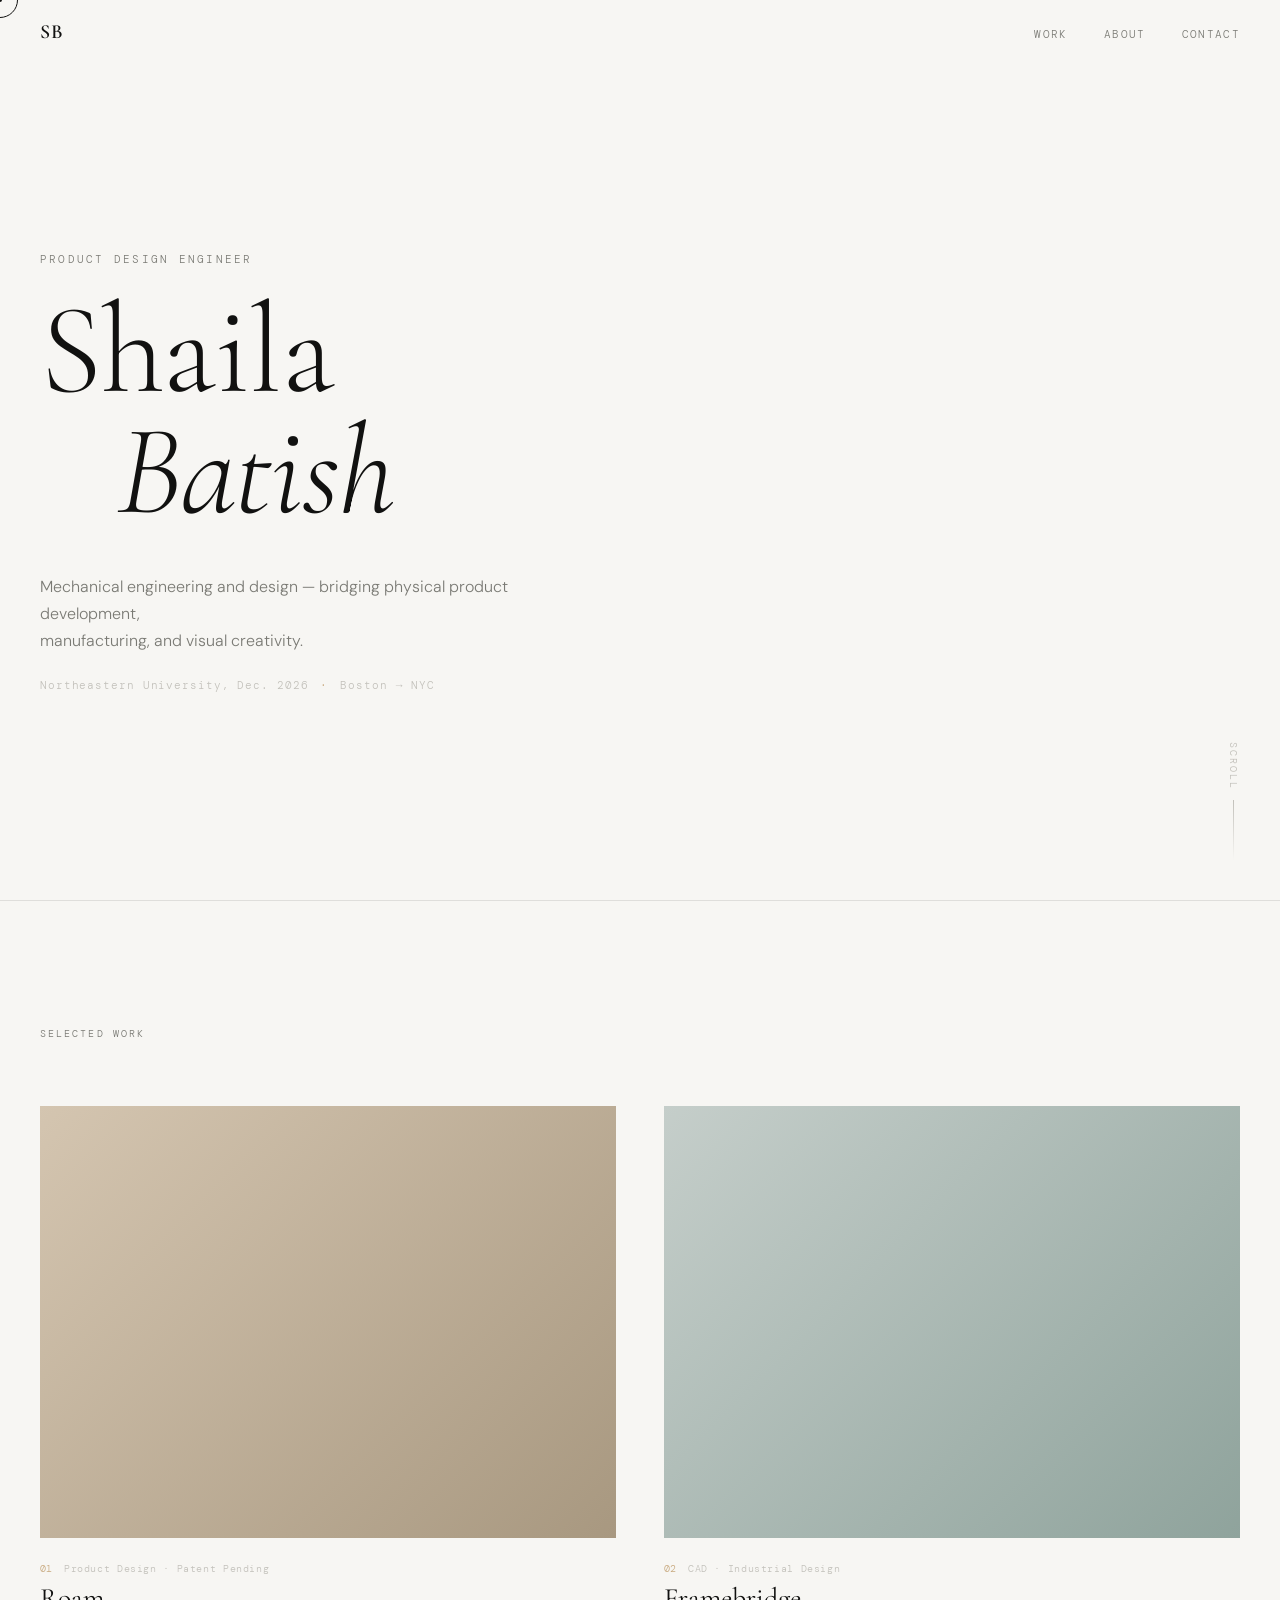
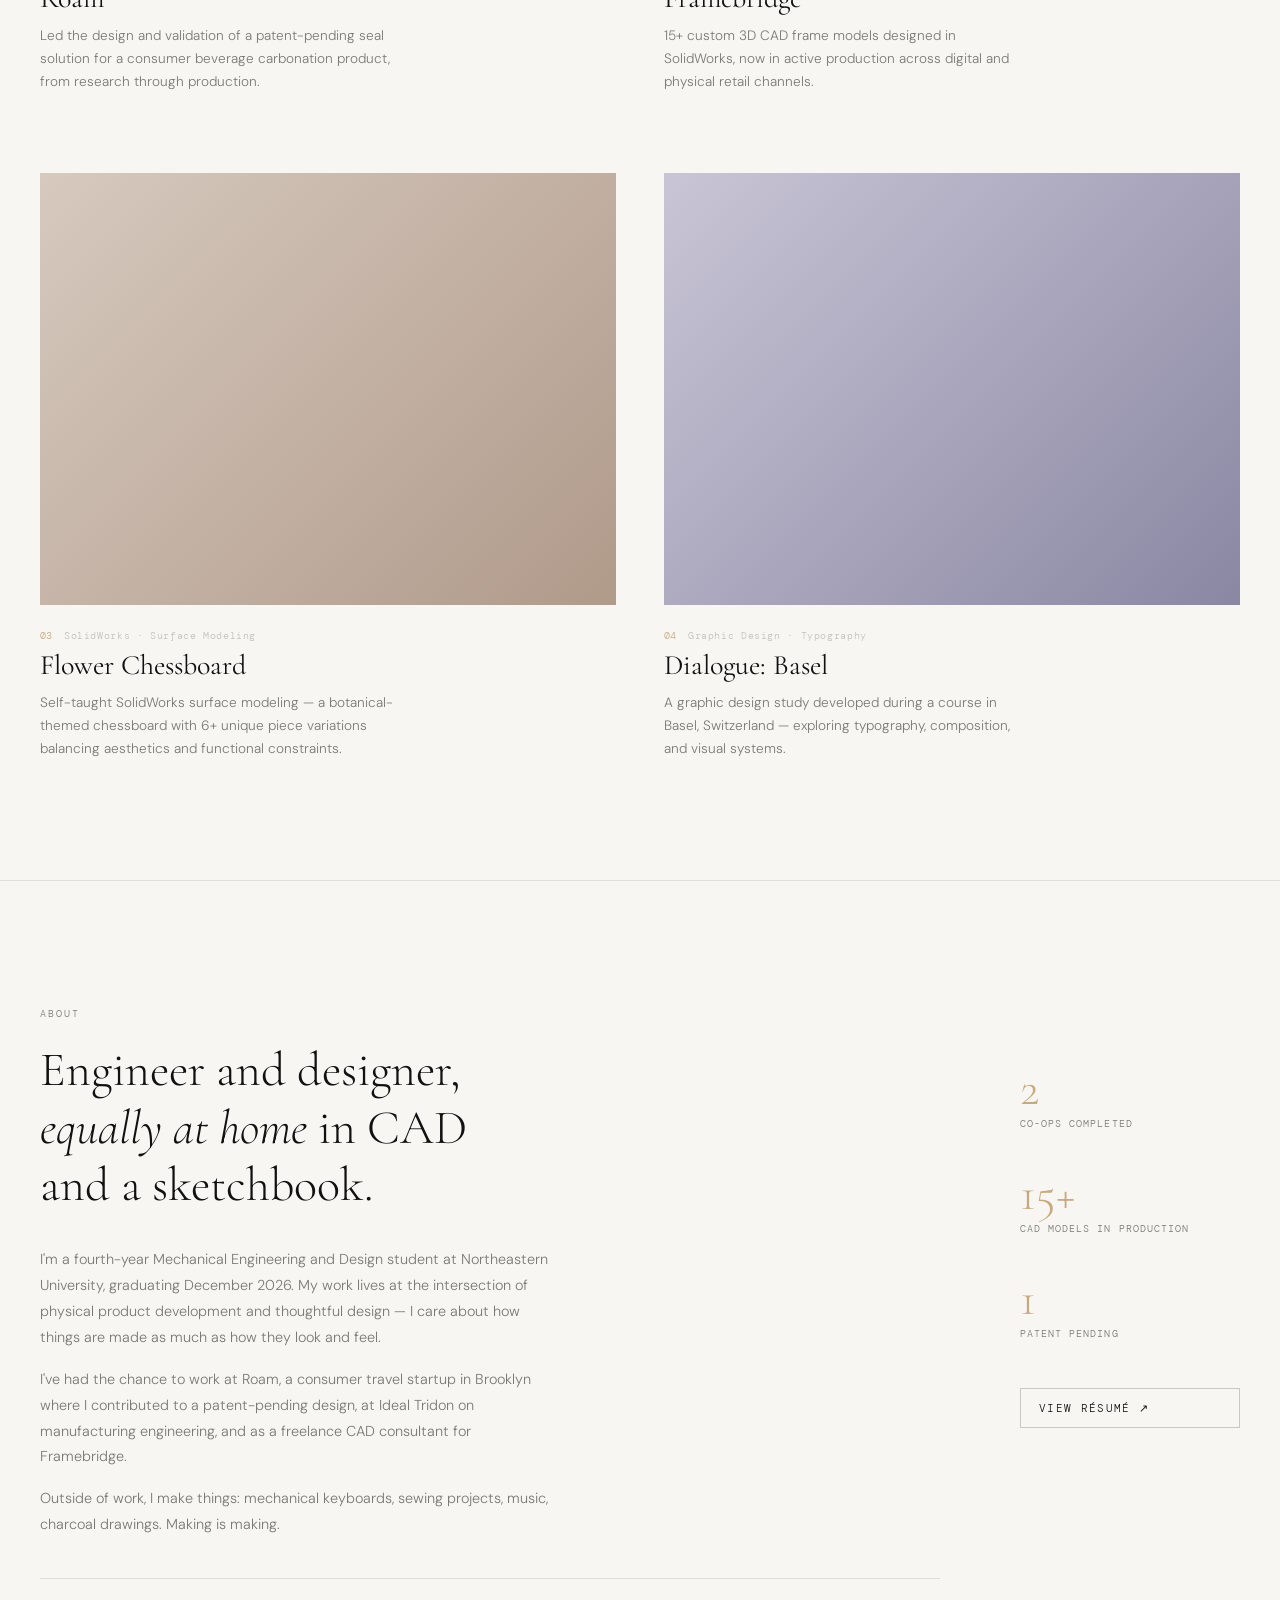
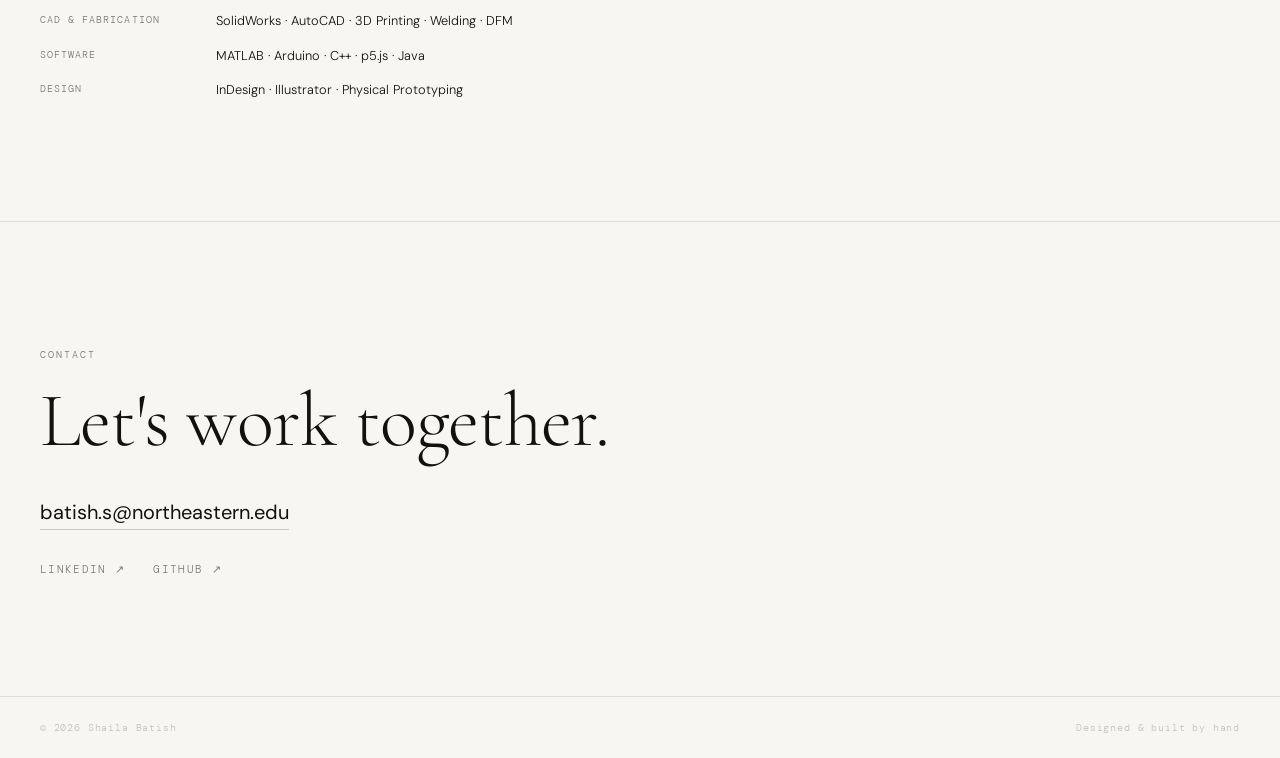
<file: index.html>
<!DOCTYPE html>
<html lang="en">
<head>
  <meta charset="UTF-8" />
  <meta name="viewport" content="width=device-width, initial-scale=1.0" />
  <title>Shaila Batish — Product Design Engineer</title>
  <link rel="stylesheet" href="style.css" />
  <link rel="preconnect" href="https://fonts.googleapis.com" />
  <link rel="preconnect" href="https://fonts.gstatic.com" crossorigin />
  <link href="https://fonts.googleapis.com/css2?family=Cormorant+Garamond:ital,wght@0,300;0,400;0,600;1,300;1,400&family=DM+Sans:wght@300;400;500&family=DM+Mono:wght@400&display=swap" rel="stylesheet" />
</head>
<body>

  <!-- Custom cursor -->
  <div class="cursor" id="cursor"></div>
  <div class="cursor-dot" id="cursorDot"></div>

  <!-- Nav -->
  <nav class="nav" id="nav">
    <a href="index.html" class="nav-logo">SB</a>
    <ul class="nav-links">
      <li><a href="#work">Work</a></li>
      <li><a href="#about">About</a></li>
      <li><a href="#contact">Contact</a></li>
    </ul>
  </nav>

  <!-- Hero -->
  <section class="hero">
    <div class="hero-content">
      <div class="hero-label reveal">Product Design Engineer</div>
      <h1 class="hero-name reveal reveal-delay-1">
        <span class="hero-name-first">Shaila</span>
        <span class="hero-name-last"><em>Batish</em></span>
      </h1>
      <p class="hero-sub reveal reveal-delay-2">
        Mechanical engineering and design — bridging physical product development,<br>
        manufacturing, and visual creativity.
      </p>
      <div class="hero-meta reveal reveal-delay-3">
        <span>Northeastern University, Dec. 2026</span>
        <span class="hero-meta-sep">·</span>
        <span>Boston → NYC</span>
      </div>
    </div>
    <div class="hero-scroll reveal reveal-delay-3">
      <span>Scroll</span>
      <div class="hero-scroll-line"></div>
    </div>
  </section>

  <!-- Work -->
  <section class="work" id="work">
    <div class="section-header reveal">
      <span class="section-label">Selected Work</span>
    </div>

    <div class="project-grid">

      <!-- Roam -->
      <a href="projects/roam/index.html" class="project-card reveal" data-index="01">
        <div class="project-img-wrap">
          <div class="project-img project-img--roam">
            <div class="project-img-inner"></div>
          </div>
          <div class="project-hover-tag">View Project ↗</div>
        </div>
        <div class="project-info">
          <div class="project-meta">
            <span class="project-num">01</span>
            <span class="project-tags">Product Design · Patent Pending</span>
          </div>
          <h2 class="project-title">Roam</h2>
          <p class="project-desc">Led the design and validation of a patent-pending seal solution for a consumer beverage carbonation product, from research through production.</p>
        </div>
      </a>

      <!-- Framebridge -->
      <a href="projects/framebridge/index.html" class="project-card reveal" data-index="02">
        <div class="project-img-wrap">
          <div class="project-img project-img--framebridge">
            <div class="project-img-inner"></div>
          </div>
          <div class="project-hover-tag">View Project ↗</div>
        </div>
        <div class="project-info">
          <div class="project-meta">
            <span class="project-num">02</span>
            <span class="project-tags">CAD · Industrial Design</span>
          </div>
          <h2 class="project-title">Framebridge</h2>
          <p class="project-desc">15+ custom 3D CAD frame models designed in SolidWorks, now in active production across digital and physical retail channels.</p>
        </div>
      </a>

      <!-- Chessboard -->
      <a href="projects/chessboard/index.html" class="project-card reveal" data-index="03">
        <div class="project-img-wrap">
          <div class="project-img project-img--chessboard">
            <div class="project-img-inner"></div>
          </div>
          <div class="project-hover-tag">View Project ↗</div>
        </div>
        <div class="project-info">
          <div class="project-meta">
            <span class="project-num">03</span>
            <span class="project-tags">SolidWorks · Surface Modeling</span>
          </div>
          <h2 class="project-title">Flower Chessboard</h2>
          <p class="project-desc">Self-taught SolidWorks surface modeling — a botanical-themed chessboard with 6+ unique piece variations balancing aesthetics and functional constraints.</p>
        </div>
      </a>

      <!-- Basel -->
      <a href="projects/basel/index.html" class="project-card reveal" data-index="04">
        <div class="project-img-wrap">
          <div class="project-img project-img--basel">
            <div class="project-img-inner"></div>
          </div>
          <div class="project-hover-tag">View Project ↗</div>
        </div>
        <div class="project-info">
          <div class="project-meta">
            <span class="project-num">04</span>
            <span class="project-tags">Graphic Design · Typography</span>
          </div>
          <h2 class="project-title">Dialogue: Basel</h2>
          <p class="project-desc">A graphic design study developed during a course in Basel, Switzerland — exploring typography, composition, and visual systems.</p>
        </div>
      </a>

    </div>
  </section>

  <!-- About -->
  <section class="about" id="about">
    <div class="about-inner">
      <div class="about-text reveal">
        <span class="section-label">About</span>
        <h2 class="about-heading">
          Engineer and designer,<br>
          <em>equally at home</em> in CAD<br>
          and a sketchbook.
        </h2>
        <div class="about-body">
          <p>I'm a fourth-year Mechanical Engineering and Design student at Northeastern University, graduating December 2026. My work lives at the intersection of physical product development and thoughtful design — I care about how things are made as much as how they look and feel.</p>
          <p>I've had the chance to work at Roam, a consumer travel startup in Brooklyn where I contributed to a patent-pending design, at Ideal Tridon on manufacturing engineering, and as a freelance CAD consultant for Framebridge.</p>
          <p>Outside of work, I make things: mechanical keyboards, sewing projects, music, charcoal drawings. Making is making.</p>
        </div>
        <div class="about-skills">
          <div class="skill-group">
            <span class="skill-group-label">CAD & Fabrication</span>
            <span>SolidWorks · AutoCAD · 3D Printing · Welding · DFM</span>
          </div>
          <div class="skill-group">
            <span class="skill-group-label">Software</span>
            <span>MATLAB · Arduino · C++ · p5.js · Java</span>
          </div>
          <div class="skill-group">
            <span class="skill-group-label">Design</span>
            <span>InDesign · Illustrator · Physical Prototyping</span>
          </div>
        </div>
      </div>
      <div class="about-aside reveal reveal-delay-1">
        <div class="about-fact">
          <span class="about-fact-num">2</span>
          <span class="about-fact-label">co-ops completed</span>
        </div>
        <div class="about-fact">
          <span class="about-fact-num">15+</span>
          <span class="about-fact-label">CAD models in production</span>
        </div>
        <div class="about-fact">
          <span class="about-fact-num">1</span>
          <span class="about-fact-label">patent pending</span>
        </div>
        <a href="Shaila_Batish_Resume.pdf" class="about-resume-link" target="_blank">
          View Résumé ↗
        </a>
      </div>
    </div>
  </section>

  <!-- Contact -->
  <section class="contact" id="contact">
    <div class="contact-inner reveal">
      <span class="section-label">Contact</span>
      <h2 class="contact-heading">Let's work together.</h2>
      <a href="mailto:batish.s@northeastern.edu" class="contact-email">
        batish.s@northeastern.edu
      </a>
      <div class="contact-links">
        <a href="https://www.linkedin.com/in/shailabatish" target="_blank">LinkedIn ↗</a>
        <a href="https://github.com/shailabatish" target="_blank">GitHub ↗</a>
      </div>
    </div>
  </section>

  <!-- Footer -->
  <footer class="footer">
    <span>© 2026 Shaila Batish</span>
    <span>Designed & built by hand</span>
  </footer>

  <script src="script.js"></script>
</body>
</html>
</file>
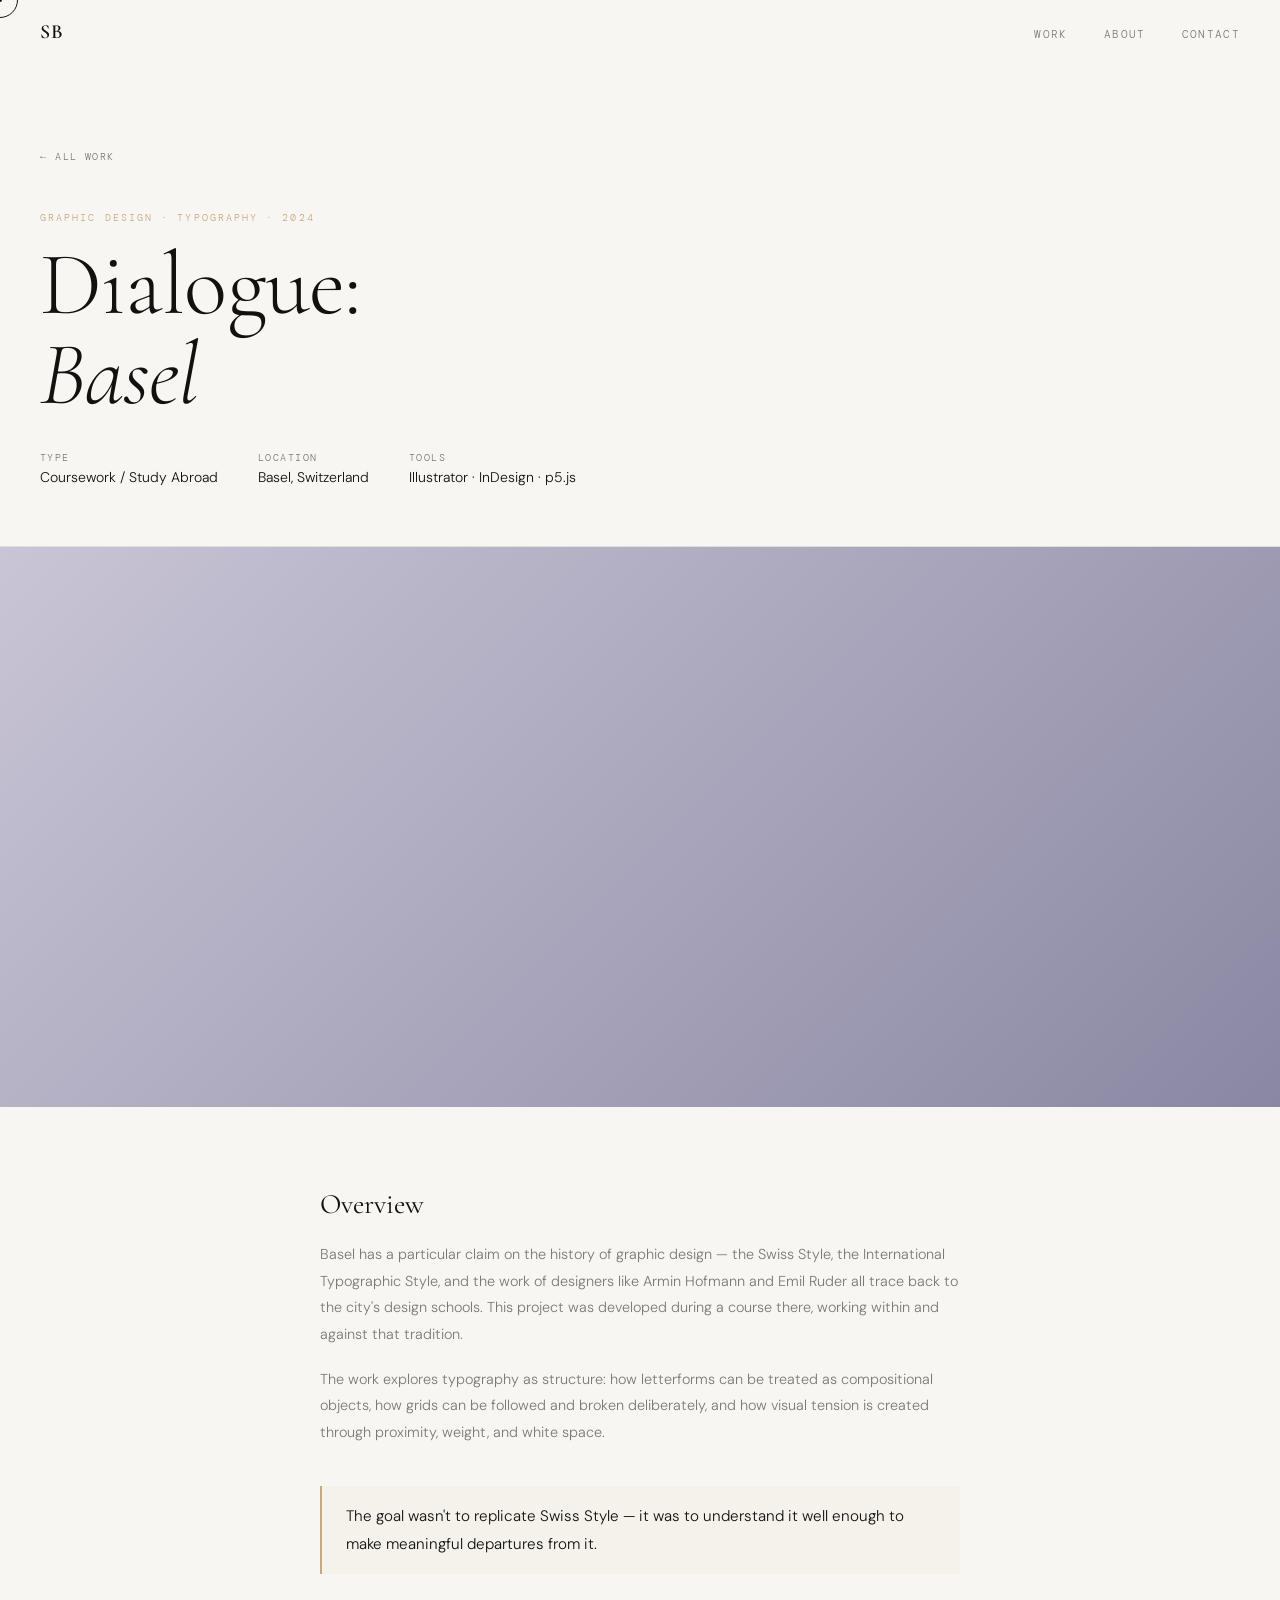
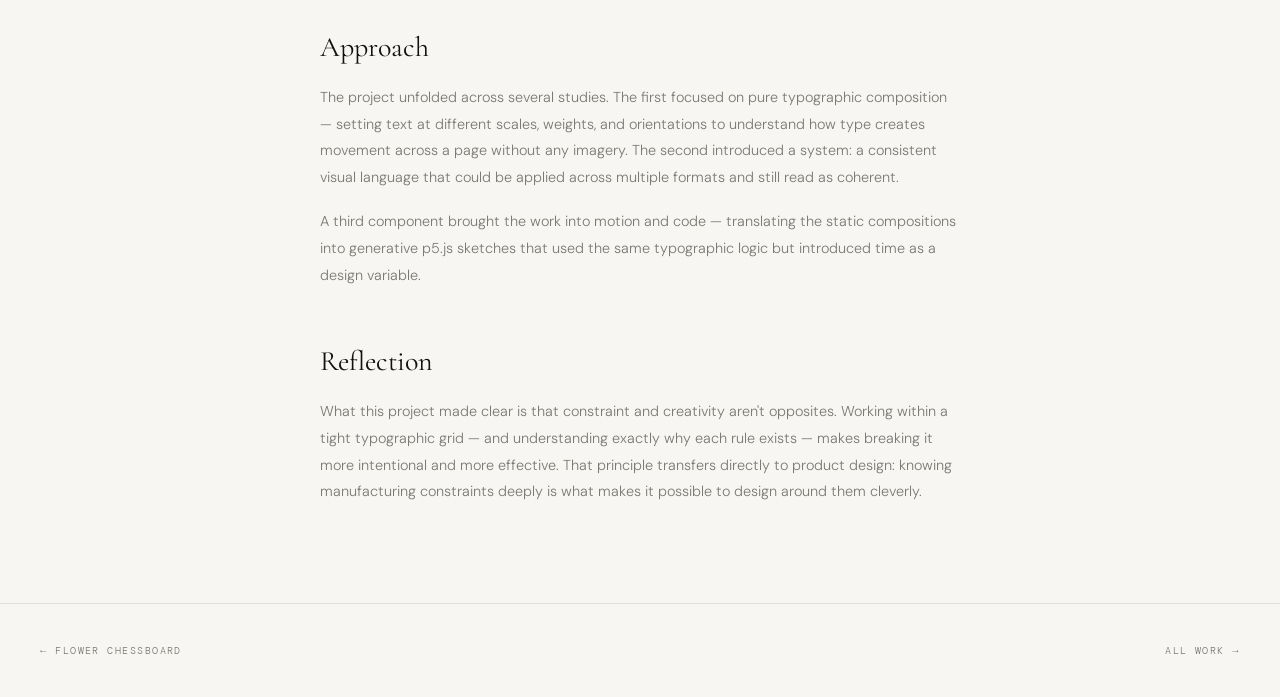
<file: projects/basel/index.html>
<!DOCTYPE html>
<html lang="en">
<head>
  <meta charset="UTF-8" />
  <meta name="viewport" content="width=device-width, initial-scale=1.0" />
  <title>Dialogue: Basel — Shaila Batish</title>
  <link rel="stylesheet" href="../../style.css" />
  <link rel="preconnect" href="https://fonts.googleapis.com" />
  <link rel="preconnect" href="https://fonts.gstatic.com" crossorigin />
  <link href="https://fonts.googleapis.com/css2?family=Cormorant+Garamond:ital,wght@0,300;0,400;0,600;1,300;1,400&family=DM+Sans:wght@300;400;500&family=DM+Mono:wght@400&display=swap" rel="stylesheet" />
</head>
<body>

  <div class="cursor" id="cursor"></div>
  <div class="cursor-dot" id="cursorDot"></div>

  <nav class="nav scrolled" id="nav">
    <a href="../../index.html" class="nav-logo">SB</a>
    <ul class="nav-links">
      <li><a href="../../index.html#work">Work</a></li>
      <li><a href="../../index.html#about">About</a></li>
      <li><a href="../../index.html#contact">Contact</a></li>
    </ul>
  </nav>

  <div class="project-page">

    <div class="project-hero">
      <a href="../../index.html#work" class="project-back">← All Work</a>
      <div class="project-page-label">Graphic Design · Typography · 2024</div>
      <h1 class="project-page-title reveal">Dialogue:<br><em>Basel</em></h1>
      <div class="project-page-meta reveal reveal-delay-1">
        <div class="project-page-meta-item">
          <span class="project-page-meta-label">Type</span>
          <span class="project-page-meta-val">Coursework / Study Abroad</span>
        </div>
        <div class="project-page-meta-item">
          <span class="project-page-meta-label">Location</span>
          <span class="project-page-meta-val">Basel, Switzerland</span>
        </div>
        <div class="project-page-meta-item">
          <span class="project-page-meta-label">Tools</span>
          <span class="project-page-meta-val">Illustrator · InDesign · p5.js</span>
        </div>
      </div>
    </div>

    <div class="project-cover-placeholder project-img--basel reveal"></div>

    <div class="project-body">

      <h2>Overview</h2>
      <p>Basel has a particular claim on the history of graphic design — the Swiss Style, the International Typographic Style, and the work of designers like Armin Hofmann and Emil Ruder all trace back to the city's design schools. This project was developed during a course there, working within and against that tradition.</p>
      <p>The work explores typography as structure: how letterforms can be treated as compositional objects, how grids can be followed and broken deliberately, and how visual tension is created through proximity, weight, and white space.</p>

      <div class="callout">
        <p>The goal wasn't to replicate Swiss Style — it was to understand it well enough to make meaningful departures from it.</p>
      </div>

      <h2>Approach</h2>
      <p>The project unfolded across several studies. The first focused on pure typographic composition — setting text at different scales, weights, and orientations to understand how type creates movement across a page without any imagery. The second introduced a system: a consistent visual language that could be applied across multiple formats and still read as coherent.</p>
      <p>A third component brought the work into motion and code — translating the static compositions into generative p5.js sketches that used the same typographic logic but introduced time as a design variable.</p>

      <h2>Reflection</h2>
      <p>What this project made clear is that constraint and creativity aren't opposites. Working within a tight typographic grid — and understanding exactly why each rule exists — makes breaking it more intentional and more effective. That principle transfers directly to product design: knowing manufacturing constraints deeply is what makes it possible to design around them cleverly.</p>

      <!-- Add project images here:
      <img src="images/composition-01.jpg" alt="Typographic composition study 01" />
      <img src="images/composition-02.jpg" alt="Typographic composition study 02" />
      <img src="images/system.jpg" alt="Visual system applied across formats" />
      -->

    </div>

    <div class="project-nav">
      <a href="../chessboard/index.html">← Flower Chessboard</a>
      <a href="../../index.html#work">All Work →</a>
    </div>

  </div>

  <script src="../../script.js"></script>
</body>
</html>
</file>
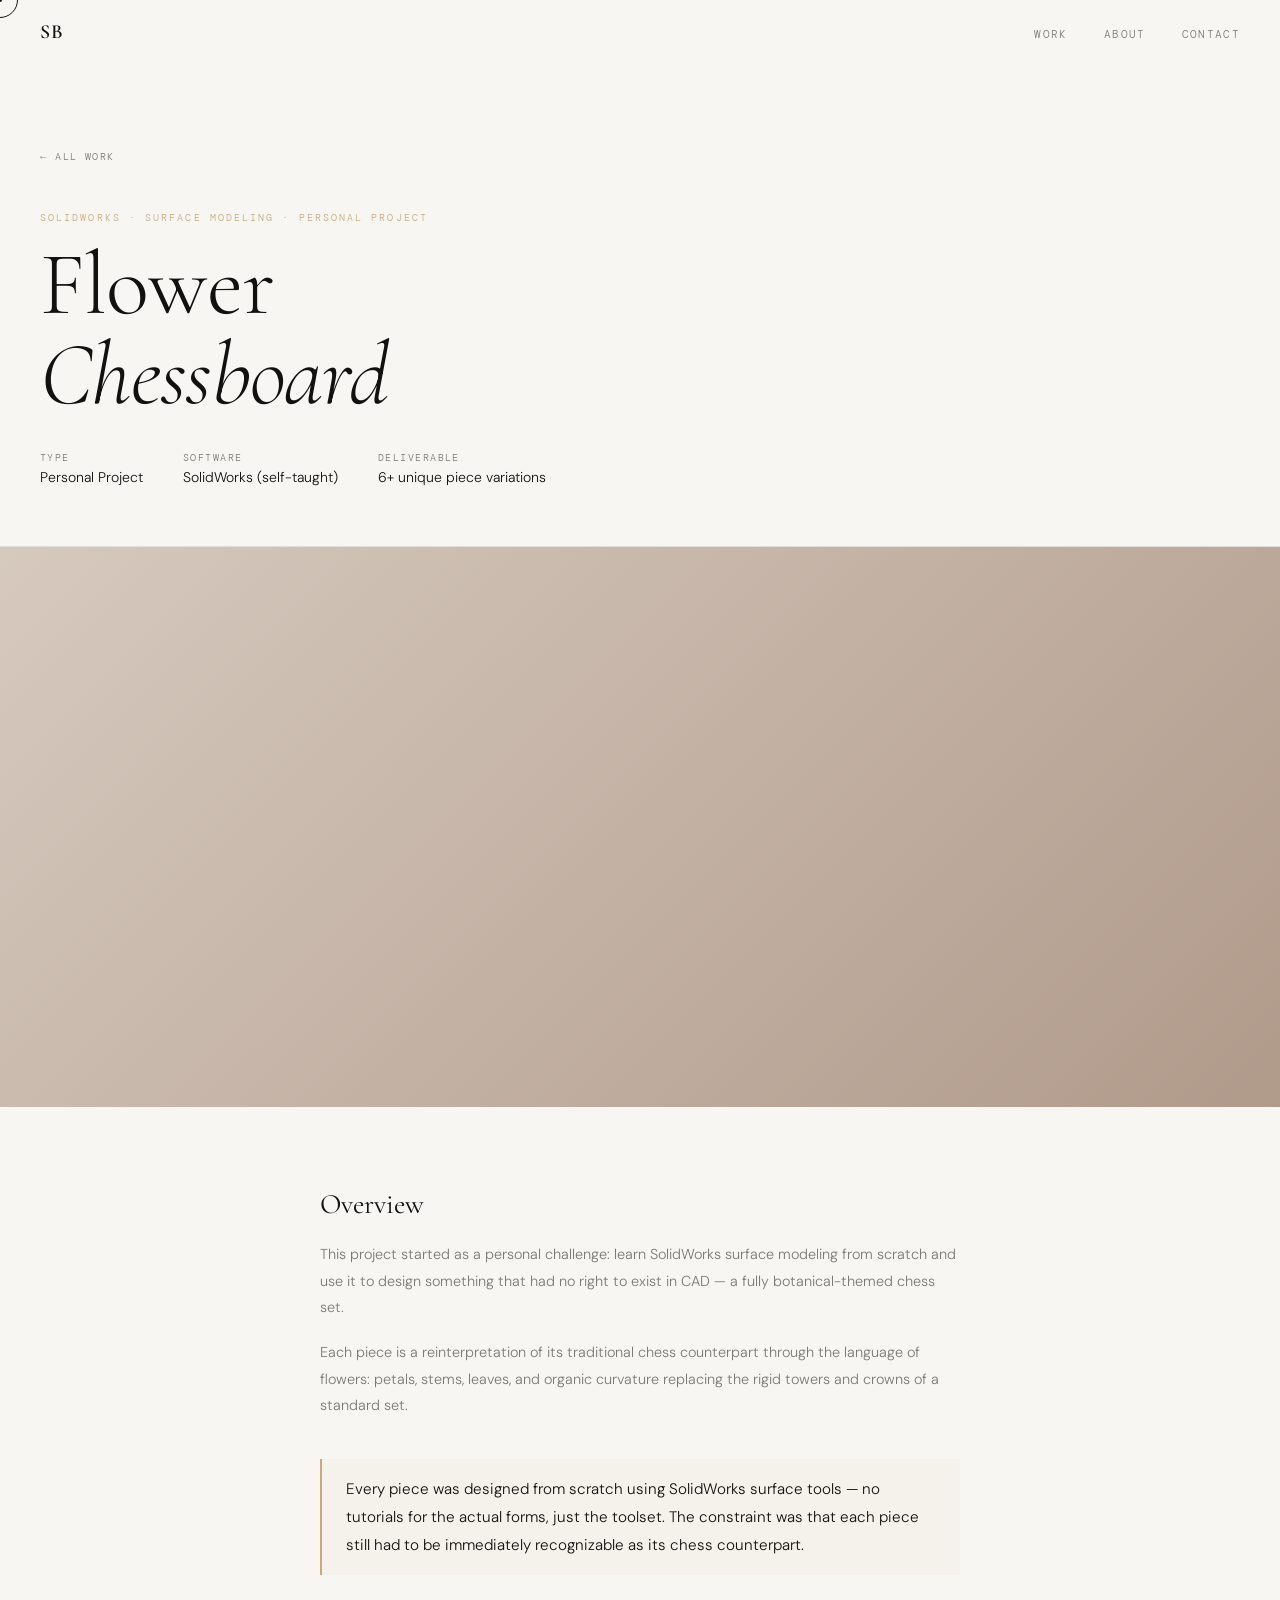
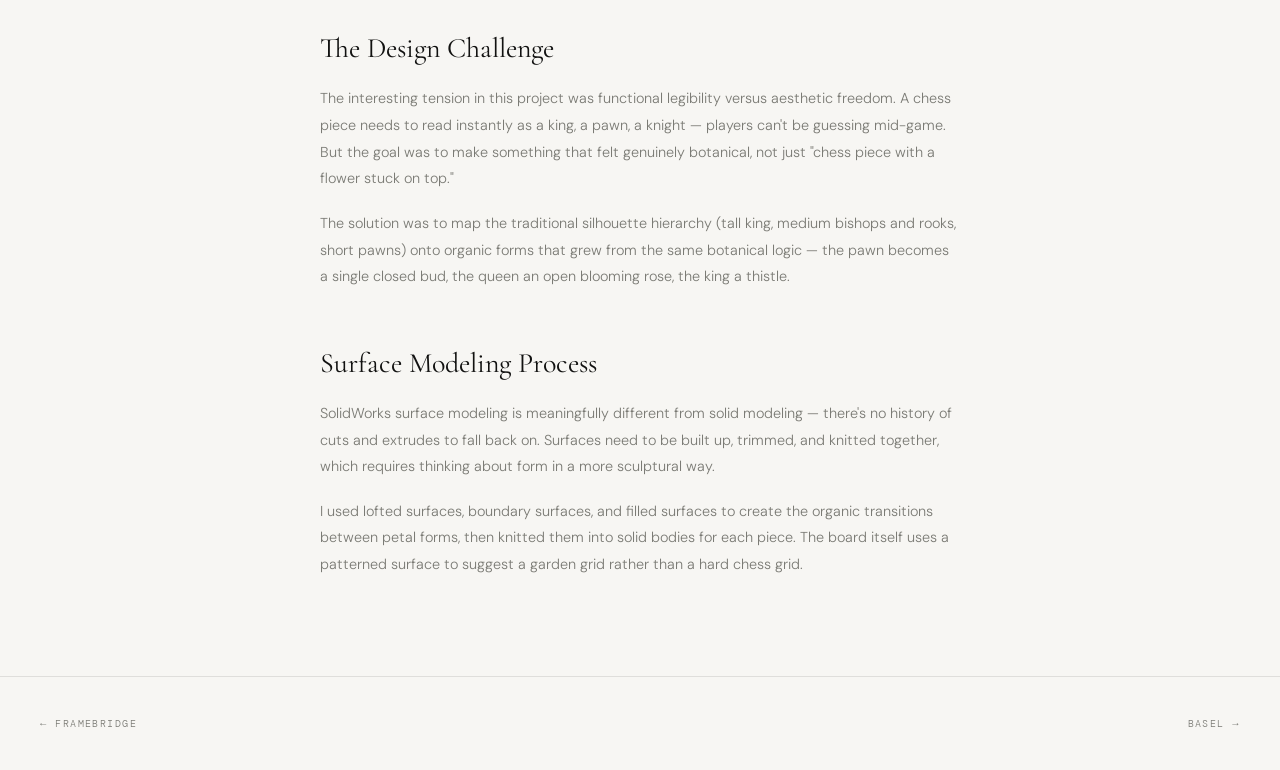
<file: projects/chessboard/index.html>
<!DOCTYPE html>
<html lang="en">
<head>
  <meta charset="UTF-8" />
  <meta name="viewport" content="width=device-width, initial-scale=1.0" />
  <title>Flower Chessboard — Shaila Batish</title>
  <link rel="stylesheet" href="../../style.css" />
  <link rel="preconnect" href="https://fonts.googleapis.com" />
  <link rel="preconnect" href="https://fonts.gstatic.com" crossorigin />
  <link href="https://fonts.googleapis.com/css2?family=Cormorant+Garamond:ital,wght@0,300;0,400;0,600;1,300;1,400&family=DM+Sans:wght@300;400;500&family=DM+Mono:wght@400&display=swap" rel="stylesheet" />
</head>
<body>

  <div class="cursor" id="cursor"></div>
  <div class="cursor-dot" id="cursorDot"></div>

  <nav class="nav scrolled" id="nav">
    <a href="../../index.html" class="nav-logo">SB</a>
    <ul class="nav-links">
      <li><a href="../../index.html#work">Work</a></li>
      <li><a href="../../index.html#about">About</a></li>
      <li><a href="../../index.html#contact">Contact</a></li>
    </ul>
  </nav>

  <div class="project-page">

    <div class="project-hero">
      <a href="../../index.html#work" class="project-back">← All Work</a>
      <div class="project-page-label">SolidWorks · Surface Modeling · Personal Project</div>
      <h1 class="project-page-title reveal">Flower<br><em>Chessboard</em></h1>
      <div class="project-page-meta reveal reveal-delay-1">
        <div class="project-page-meta-item">
          <span class="project-page-meta-label">Type</span>
          <span class="project-page-meta-val">Personal Project</span>
        </div>
        <div class="project-page-meta-item">
          <span class="project-page-meta-label">Software</span>
          <span class="project-page-meta-val">SolidWorks (self-taught)</span>
        </div>
        <div class="project-page-meta-item">
          <span class="project-page-meta-label">Deliverable</span>
          <span class="project-page-meta-val">6+ unique piece variations</span>
        </div>
      </div>
    </div>

    <div class="project-cover-placeholder project-img--chessboard reveal"></div>

    <div class="project-body">

      <h2>Overview</h2>
      <p>This project started as a personal challenge: learn SolidWorks surface modeling from scratch and use it to design something that had no right to exist in CAD — a fully botanical-themed chess set.</p>
      <p>Each piece is a reinterpretation of its traditional chess counterpart through the language of flowers: petals, stems, leaves, and organic curvature replacing the rigid towers and crowns of a standard set.</p>

      <div class="callout">
        <p>Every piece was designed from scratch using SolidWorks surface tools — no tutorials for the actual forms, just the toolset. The constraint was that each piece still had to be immediately recognizable as its chess counterpart.</p>
      </div>

      <h2>The Design Challenge</h2>
      <p>The interesting tension in this project was functional legibility versus aesthetic freedom. A chess piece needs to read instantly as a king, a pawn, a knight — players can't be guessing mid-game. But the goal was to make something that felt genuinely botanical, not just "chess piece with a flower stuck on top."</p>
      <p>The solution was to map the traditional silhouette hierarchy (tall king, medium bishops and rooks, short pawns) onto organic forms that grew from the same botanical logic — the pawn becomes a single closed bud, the queen an open blooming rose, the king a thistle.</p>

      <h2>Surface Modeling Process</h2>
      <p>SolidWorks surface modeling is meaningfully different from solid modeling — there's no history of cuts and extrudes to fall back on. Surfaces need to be built up, trimmed, and knitted together, which requires thinking about form in a more sculptural way.</p>
      <p>I used lofted surfaces, boundary surfaces, and filled surfaces to create the organic transitions between petal forms, then knitted them into solid bodies for each piece. The board itself uses a patterned surface to suggest a garden grid rather than a hard chess grid.</p>

      <!-- Add renders/screenshots here:
      <img src="images/all-pieces.jpg" alt="Full set of botanical chess pieces" />
      <img src="images/queen-detail.jpg" alt="Queen piece — open rose form" />
      <img src="images/board-render.jpg" alt="Full board render" />
      -->

    </div>

    <div class="project-nav">
      <a href="../framebridge/index.html">← Framebridge</a>
      <a href="../basel/index.html">Basel →</a>
    </div>

  </div>

  <script src="../../script.js"></script>
</body>
</html>
</file>
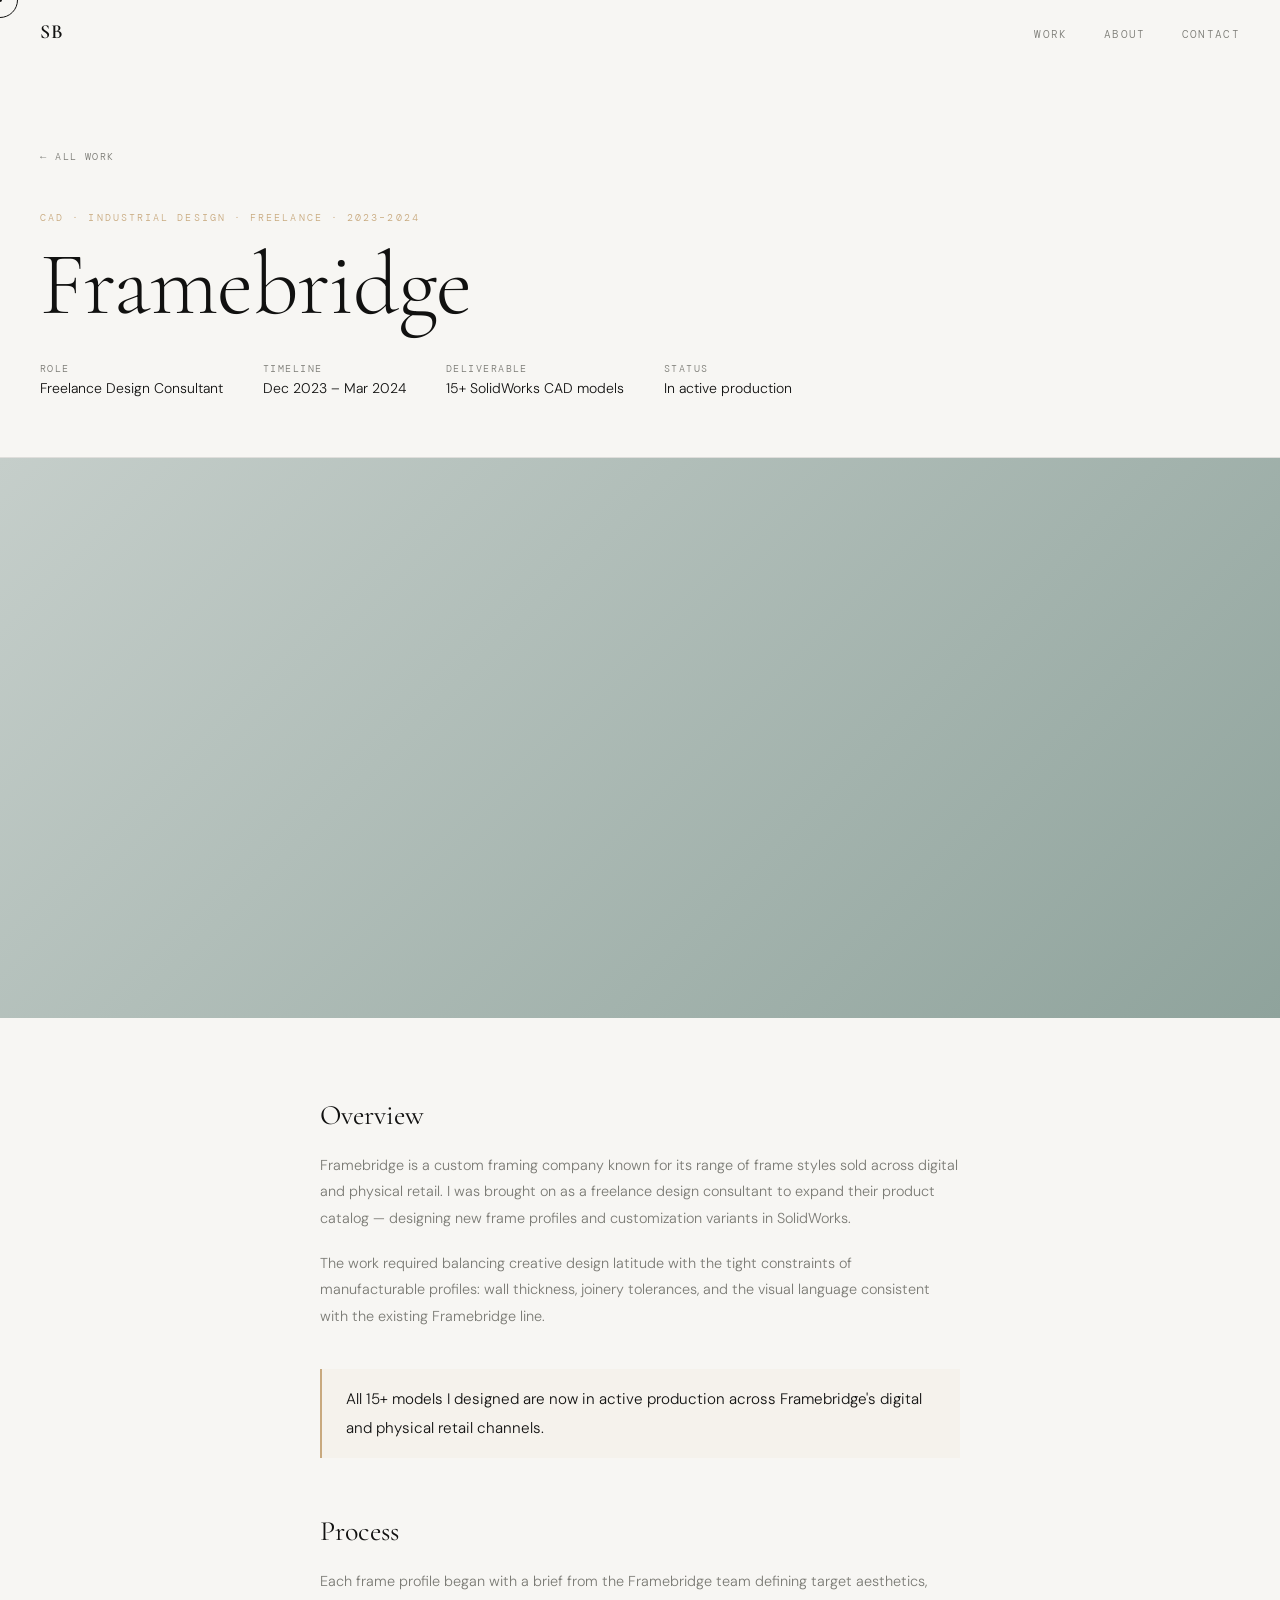
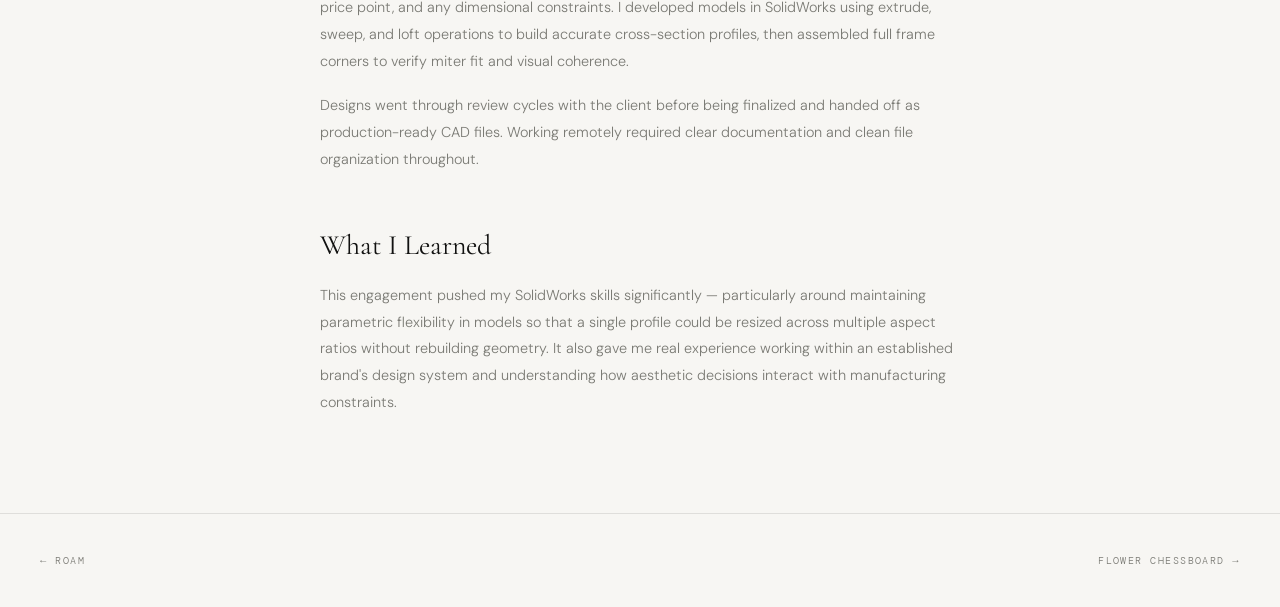
<file: projects/framebridge/index.html>
<!DOCTYPE html>
<html lang="en">
<head>
  <meta charset="UTF-8" />
  <meta name="viewport" content="width=device-width, initial-scale=1.0" />
  <title>Framebridge — Shaila Batish</title>
  <link rel="stylesheet" href="../../style.css" />
  <link rel="preconnect" href="https://fonts.googleapis.com" />
  <link rel="preconnect" href="https://fonts.gstatic.com" crossorigin />
  <link href="https://fonts.googleapis.com/css2?family=Cormorant+Garamond:ital,wght@0,300;0,400;0,600;1,300;1,400&family=DM+Sans:wght@300;400;500&family=DM+Mono:wght@400&display=swap" rel="stylesheet" />
</head>
<body>

  <div class="cursor" id="cursor"></div>
  <div class="cursor-dot" id="cursorDot"></div>

  <nav class="nav scrolled" id="nav">
    <a href="../../index.html" class="nav-logo">SB</a>
    <ul class="nav-links">
      <li><a href="../../index.html#work">Work</a></li>
      <li><a href="../../index.html#about">About</a></li>
      <li><a href="../../index.html#contact">Contact</a></li>
    </ul>
  </nav>

  <div class="project-page">

    <div class="project-hero">
      <a href="../../index.html#work" class="project-back">← All Work</a>
      <div class="project-page-label">CAD · Industrial Design · Freelance · 2023–2024</div>
      <h1 class="project-page-title reveal">Framebridge</h1>
      <div class="project-page-meta reveal reveal-delay-1">
        <div class="project-page-meta-item">
          <span class="project-page-meta-label">Role</span>
          <span class="project-page-meta-val">Freelance Design Consultant</span>
        </div>
        <div class="project-page-meta-item">
          <span class="project-page-meta-label">Timeline</span>
          <span class="project-page-meta-val">Dec 2023 – Mar 2024</span>
        </div>
        <div class="project-page-meta-item">
          <span class="project-page-meta-label">Deliverable</span>
          <span class="project-page-meta-val">15+ SolidWorks CAD models</span>
        </div>
        <div class="project-page-meta-item">
          <span class="project-page-meta-label">Status</span>
          <span class="project-page-meta-val">In active production</span>
        </div>
      </div>
    </div>

    <div class="project-cover-placeholder project-img--framebridge reveal"></div>

    <div class="project-body">

      <h2>Overview</h2>
      <p>Framebridge is a custom framing company known for its range of frame styles sold across digital and physical retail. I was brought on as a freelance design consultant to expand their product catalog — designing new frame profiles and customization variants in SolidWorks.</p>
      <p>The work required balancing creative design latitude with the tight constraints of manufacturable profiles: wall thickness, joinery tolerances, and the visual language consistent with the existing Framebridge line.</p>

      <div class="callout">
        <p>All 15+ models I designed are now in active production across Framebridge's digital and physical retail channels.</p>
      </div>

      <h2>Process</h2>
      <p>Each frame profile began with a brief from the Framebridge team defining target aesthetics, price point, and any dimensional constraints. I developed models in SolidWorks using extrude, sweep, and loft operations to build accurate cross-section profiles, then assembled full frame corners to verify miter fit and visual coherence.</p>
      <p>Designs went through review cycles with the client before being finalized and handed off as production-ready CAD files. Working remotely required clear documentation and clean file organization throughout.</p>

      <h2>What I Learned</h2>
      <p>This engagement pushed my SolidWorks skills significantly — particularly around maintaining parametric flexibility in models so that a single profile could be resized across multiple aspect ratios without rebuilding geometry. It also gave me real experience working within an established brand's design system and understanding how aesthetic decisions interact with manufacturing constraints.</p>

      <!-- Add your CAD screenshots or renders here:
      <img src="images/frame-profiles.jpg" alt="Frame profile cross-sections in SolidWorks" />
      <img src="images/corner-detail.jpg" alt="Miter corner detail render" />
      -->

    </div>

    <div class="project-nav">
      <a href="../roam/index.html">← Roam</a>
      <a href="../chessboard/index.html">Flower Chessboard →</a>
    </div>

  </div>

  <script src="../../script.js"></script>
</body>
</html>
</file>
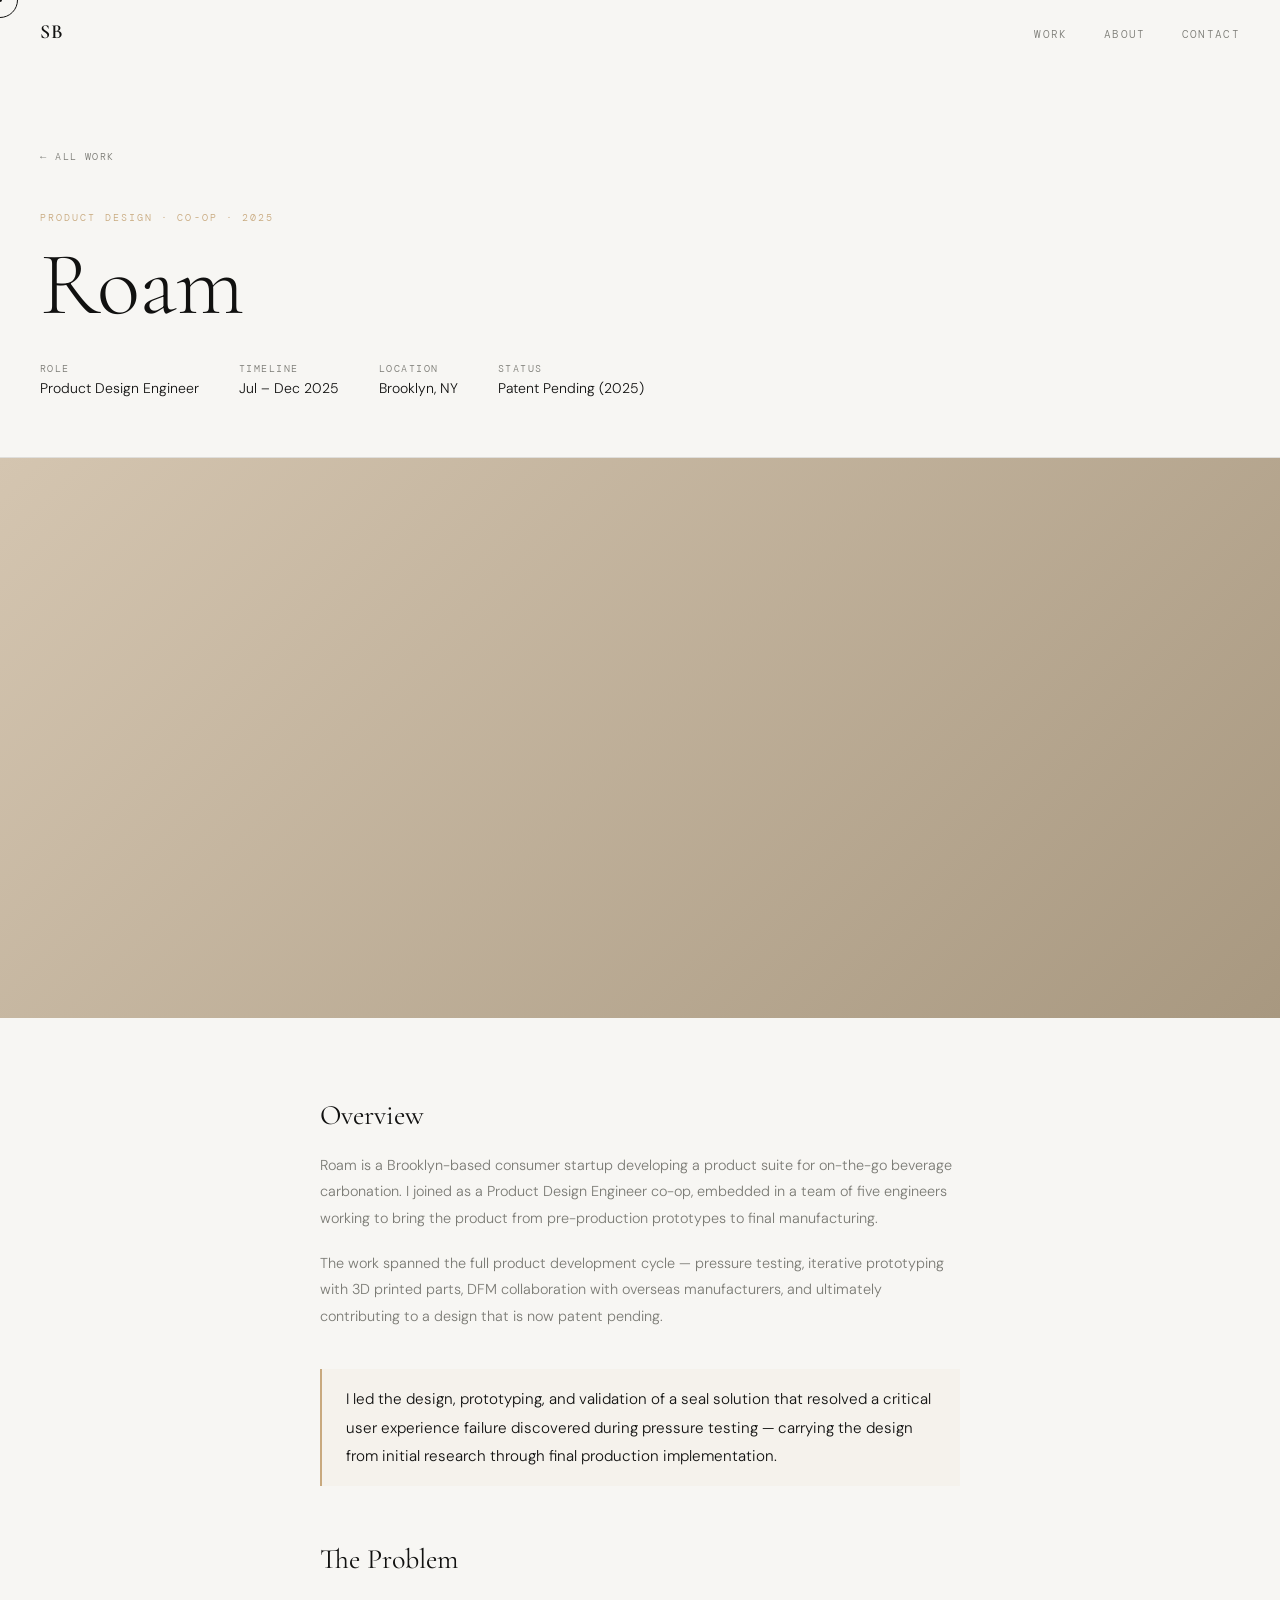
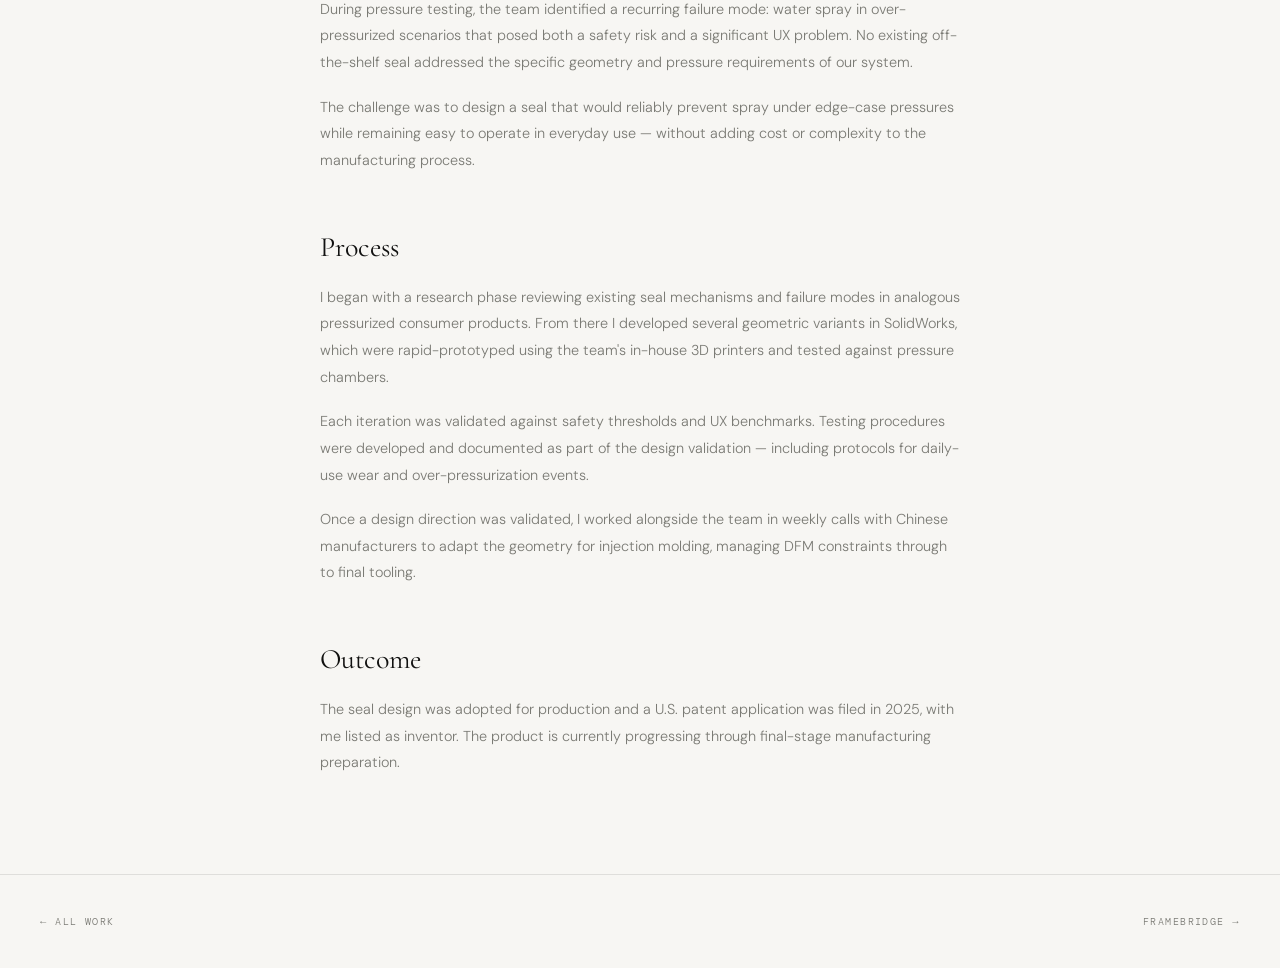
<file: projects/roam/index.html>
<!DOCTYPE html>
<html lang="en">
<head>
  <meta charset="UTF-8" />
  <meta name="viewport" content="width=device-width, initial-scale=1.0" />
  <title>Roam — Shaila Batish</title>
  <link rel="stylesheet" href="../../style.css" />
  <link rel="preconnect" href="https://fonts.googleapis.com" />
  <link rel="preconnect" href="https://fonts.gstatic.com" crossorigin />
  <link href="https://fonts.googleapis.com/css2?family=Cormorant+Garamond:ital,wght@0,300;0,400;0,600;1,300;1,400&family=DM+Sans:wght@300;400;500&family=DM+Mono:wght@400&display=swap" rel="stylesheet" />
</head>
<body>

  <div class="cursor" id="cursor"></div>
  <div class="cursor-dot" id="cursorDot"></div>

  <nav class="nav scrolled" id="nav">
    <a href="../../index.html" class="nav-logo">SB</a>
    <ul class="nav-links">
      <li><a href="../../index.html#work">Work</a></li>
      <li><a href="../../index.html#about">About</a></li>
      <li><a href="../../index.html#contact">Contact</a></li>
    </ul>
  </nav>

  <div class="project-page">

    <div class="project-hero">
      <a href="../../index.html#work" class="project-back">← All Work</a>
      <div class="project-page-label">Product Design · Co-op · 2025</div>
      <h1 class="project-page-title reveal">Roam</h1>
      <div class="project-page-meta reveal reveal-delay-1">
        <div class="project-page-meta-item">
          <span class="project-page-meta-label">Role</span>
          <span class="project-page-meta-val">Product Design Engineer</span>
        </div>
        <div class="project-page-meta-item">
          <span class="project-page-meta-label">Timeline</span>
          <span class="project-page-meta-val">Jul – Dec 2025</span>
        </div>
        <div class="project-page-meta-item">
          <span class="project-page-meta-label">Location</span>
          <span class="project-page-meta-val">Brooklyn, NY</span>
        </div>
        <div class="project-page-meta-item">
          <span class="project-page-meta-label">Status</span>
          <span class="project-page-meta-val">Patent Pending (2025)</span>
        </div>
      </div>
    </div>

    <!-- Replace this div with an <img> tag once you have project photos -->
    <div class="project-cover-placeholder project-img--roam reveal"></div>

    <div class="project-body">

      <h2>Overview</h2>
      <p>Roam is a Brooklyn-based consumer startup developing a product suite for on-the-go beverage carbonation. I joined as a Product Design Engineer co-op, embedded in a team of five engineers working to bring the product from pre-production prototypes to final manufacturing.</p>
      <p>The work spanned the full product development cycle — pressure testing, iterative prototyping with 3D printed parts, DFM collaboration with overseas manufacturers, and ultimately contributing to a design that is now patent pending.</p>

      <div class="callout">
        <p>I led the design, prototyping, and validation of a seal solution that resolved a critical user experience failure discovered during pressure testing — carrying the design from initial research through final production implementation.</p>
      </div>

      <h2>The Problem</h2>
      <p>During pressure testing, the team identified a recurring failure mode: water spray in over-pressurized scenarios that posed both a safety risk and a significant UX problem. No existing off-the-shelf seal addressed the specific geometry and pressure requirements of our system.</p>
      <p>The challenge was to design a seal that would reliably prevent spray under edge-case pressures while remaining easy to operate in everyday use — without adding cost or complexity to the manufacturing process.</p>

      <h2>Process</h2>
      <p>I began with a research phase reviewing existing seal mechanisms and failure modes in analogous pressurized consumer products. From there I developed several geometric variants in SolidWorks, which were rapid-prototyped using the team's in-house 3D printers and tested against pressure chambers.</p>
      <p>Each iteration was validated against safety thresholds and UX benchmarks. Testing procedures were developed and documented as part of the design validation — including protocols for daily-use wear and over-pressurization events.</p>
      <p>Once a design direction was validated, I worked alongside the team in weekly calls with Chinese manufacturers to adapt the geometry for injection molding, managing DFM constraints through to final tooling.</p>

      <h2>Outcome</h2>
      <p>The seal design was adopted for production and a U.S. patent application was filed in 2025, with me listed as inventor. The product is currently progressing through final-stage manufacturing preparation.</p>

      <!-- Add real images here as you get them:
      <img src="images/seal-sketch.jpg" alt="Early sketch explorations of seal geometry" />
      <img src="images/prototype-test.jpg" alt="Pressure testing setup" />
      <img src="images/final-cad.jpg" alt="Final CAD model of seal assembly" />
      -->

    </div>

    <div class="project-nav">
      <a href="../../index.html#work">← All Work</a>
      <a href="../framebridge/index.html">Framebridge →</a>
    </div>

  </div>

  <script src="../../script.js"></script>
</body>
</html>
</file>
<file: style.css>
/* ─────────────────────────────────────────────
   TOKENS
───────────────────────────────────────────── */
:root {
  --bg: #F7F6F3;
  --fg: #111110;
  --fg-muted: #7A7A74;
  --fg-faint: #C2C0BA;
  --accent: #111110;
  --accent-warm: #C8A97E;
  --border: rgba(17,17,16,0.1);
  --border-strong: rgba(17,17,16,0.2);

  --font-serif: 'Cormorant Garamond', Georgia, serif;
  --font-sans: 'DM Sans', system-ui, sans-serif;
  --font-mono: 'DM Mono', monospace;

  --nav-h: 64px;
  --section-pad: 120px;
  --ease: cubic-bezier(0.25, 0.1, 0.25, 1);
  --ease-out: cubic-bezier(0.0, 0.0, 0.2, 1);
}

/* ─────────────────────────────────────────────
   RESET & BASE
───────────────────────────────────────────── */
*, *::before, *::after { box-sizing: border-box; margin: 0; padding: 0; }

html {
  font-size: 16px;
  scroll-behavior: smooth;
  -webkit-font-smoothing: antialiased;
}

body {
  background: var(--bg);
  color: var(--fg);
  font-family: var(--font-sans);
  font-weight: 300;
  cursor: none;
  overflow-x: hidden;
}

a { color: inherit; text-decoration: none; }
img { display: block; width: 100%; }

/* ─────────────────────────────────────────────
   CUSTOM CURSOR
───────────────────────────────────────────── */
.cursor {
  position: fixed;
  width: 36px;
  height: 36px;
  border: 1px solid var(--fg);
  border-radius: 50%;
  pointer-events: none;
  z-index: 9999;
  transform: translate(-50%, -50%);
  transition: transform 0.15s var(--ease), width 0.2s var(--ease), height 0.2s var(--ease), border-color 0.2s;
  mix-blend-mode: multiply;
}

.cursor-dot {
  position: fixed;
  width: 4px;
  height: 4px;
  background: var(--fg);
  border-radius: 50%;
  pointer-events: none;
  z-index: 9999;
  transform: translate(-50%, -50%);
  transition: transform 0.05s var(--ease);
}

body:has(a:hover) .cursor,
body:has(button:hover) .cursor {
  width: 56px;
  height: 56px;
  border-color: var(--accent-warm);
}

/* ─────────────────────────────────────────────
   NAV
───────────────────────────────────────────── */
.nav {
  position: fixed;
  top: 0;
  left: 0;
  right: 0;
  height: var(--nav-h);
  display: flex;
  align-items: center;
  justify-content: space-between;
  padding: 0 40px;
  z-index: 100;
  transition: background 0.3s var(--ease), border-bottom 0.3s;
}

.nav.scrolled {
  background: rgba(247,246,243,0.92);
  backdrop-filter: blur(12px);
  -webkit-backdrop-filter: blur(12px);
  border-bottom: 1px solid var(--border);
}

.nav-logo {
  font-family: var(--font-serif);
  font-size: 1.25rem;
  font-weight: 600;
  letter-spacing: 0.04em;
  transition: opacity 0.2s;
}
.nav-logo:hover { opacity: 0.5; }

.nav-links {
  list-style: none;
  display: flex;
  gap: 36px;
}

.nav-links a {
  font-family: var(--font-mono);
  font-size: 0.7rem;
  letter-spacing: 0.12em;
  text-transform: uppercase;
  color: var(--fg-muted);
  transition: color 0.2s;
  position: relative;
}

.nav-links a::after {
  content: '';
  position: absolute;
  bottom: -2px;
  left: 0;
  width: 0;
  height: 1px;
  background: var(--fg);
  transition: width 0.25s var(--ease);
}

.nav-links a:hover { color: var(--fg); }
.nav-links a:hover::after { width: 100%; }

/* ─────────────────────────────────────────────
   HERO
───────────────────────────────────────────── */
.hero {
  min-height: 100svh;
  display: flex;
  flex-direction: column;
  justify-content: center;
  padding: calc(var(--nav-h) + 40px) 40px 60px;
  position: relative;
}

.hero-label {
  font-family: var(--font-mono);
  font-size: 0.7rem;
  letter-spacing: 0.2em;
  text-transform: uppercase;
  color: var(--fg-muted);
  margin-bottom: 24px;
}

.hero-name {
  font-family: var(--font-serif);
  font-size: clamp(4rem, 10vw, 8.5rem);
  font-weight: 300;
  line-height: 0.95;
  letter-spacing: -0.01em;
  margin-bottom: 40px;
}

.hero-name-first {
  display: block;
}

.hero-name-last {
  display: block;
  padding-left: clamp(2rem, 6vw, 6rem);
  font-style: italic;
  font-weight: 300;
}

.hero-sub {
  font-size: clamp(0.875rem, 1.5vw, 1rem);
  color: var(--fg-muted);
  line-height: 1.7;
  max-width: 480px;
  margin-bottom: 24px;
}

.hero-meta {
  font-family: var(--font-mono);
  font-size: 0.7rem;
  color: var(--fg-faint);
  letter-spacing: 0.08em;
  display: flex;
  gap: 12px;
  align-items: center;
}

.hero-meta-sep { color: var(--accent-warm); }

.hero-scroll {
  position: absolute;
  bottom: 40px;
  right: 40px;
  display: flex;
  flex-direction: column;
  align-items: center;
  gap: 10px;
}

.hero-scroll span {
  font-family: var(--font-mono);
  font-size: 0.6rem;
  letter-spacing: 0.2em;
  text-transform: uppercase;
  color: var(--fg-faint);
  writing-mode: vertical-rl;
}

.hero-scroll-line {
  width: 1px;
  height: 60px;
  background: linear-gradient(to bottom, var(--fg-faint), transparent);
  animation: scrollLine 1.8s var(--ease-out) infinite;
}

@keyframes scrollLine {
  0% { transform: scaleY(0); transform-origin: top; }
  50% { transform: scaleY(1); transform-origin: top; }
  51% { transform: scaleY(1); transform-origin: bottom; }
  100% { transform: scaleY(0); transform-origin: bottom; }
}

/* ─────────────────────────────────────────────
   SECTION SHARED
───────────────────────────────────────────── */
.section-label {
  font-family: var(--font-mono);
  font-size: 0.65rem;
  letter-spacing: 0.2em;
  text-transform: uppercase;
  color: var(--fg-muted);
}

/* ─────────────────────────────────────────────
   WORK / PROJECT GRID
───────────────────────────────────────────── */
.work {
  padding: var(--section-pad) 40px;
  border-top: 1px solid var(--border);
}

.section-header {
  margin-bottom: 64px;
}

.project-grid {
  display: grid;
  grid-template-columns: repeat(2, 1fr);
  gap: 80px 48px;
}

.project-card {
  display: block;
  position: relative;
}

/* Image wrapper */
.project-img-wrap {
  position: relative;
  overflow: hidden;
  aspect-ratio: 4 / 3;
  margin-bottom: 20px;
  background: #E8E6E0;
}

/* Placeholder image blocks — replace with real <img> tags */
.project-img {
  width: 100%;
  height: 100%;
  transition: transform 0.6s var(--ease);
}

.project-img--roam {
  background: linear-gradient(135deg, #D4C5B0 0%, #A89880 100%);
}
.project-img--framebridge {
  background: linear-gradient(135deg, #C5CECA 0%, #8FA39C 100%);
}
.project-img--chessboard {
  background: linear-gradient(135deg, #D6C9BE 0%, #B09A8A 100%);
}
.project-img--basel {
  background: linear-gradient(135deg, #C9C5D6 0%, #8A87A3 100%);
}

.project-card:hover .project-img {
  transform: scale(1.04);
}

.project-hover-tag {
  position: absolute;
  bottom: 14px;
  right: 14px;
  font-family: var(--font-mono);
  font-size: 0.65rem;
  letter-spacing: 0.1em;
  color: #fff;
  background: rgba(17,17,16,0.7);
  padding: 6px 10px;
  opacity: 0;
  transform: translateY(6px);
  transition: opacity 0.25s var(--ease), transform 0.25s var(--ease);
  backdrop-filter: blur(4px);
}

.project-card:hover .project-hover-tag {
  opacity: 1;
  transform: translateY(0);
}

.project-info {
  padding-top: 4px;
}

.project-meta {
  display: flex;
  align-items: center;
  gap: 12px;
  margin-bottom: 8px;
}

.project-num {
  font-family: var(--font-mono);
  font-size: 0.65rem;
  color: var(--accent-warm);
}

.project-tags {
  font-family: var(--font-mono);
  font-size: 0.65rem;
  color: var(--fg-faint);
  letter-spacing: 0.06em;
}

.project-title {
  font-family: var(--font-serif);
  font-size: 1.75rem;
  font-weight: 400;
  line-height: 1.1;
  margin-bottom: 10px;
  transition: opacity 0.2s;
}

.project-card:hover .project-title {
  opacity: 0.6;
}

.project-desc {
  font-size: 0.85rem;
  color: var(--fg-muted);
  line-height: 1.7;
  max-width: 360px;
}

/* ─────────────────────────────────────────────
   ABOUT
───────────────────────────────────────────── */
.about {
  padding: var(--section-pad) 40px;
  border-top: 1px solid var(--border);
}

.about-inner {
  display: grid;
  grid-template-columns: 1fr 220px;
  gap: 80px;
  align-items: start;
}

.about-heading {
  font-family: var(--font-serif);
  font-size: clamp(2rem, 4vw, 3rem);
  font-weight: 300;
  line-height: 1.2;
  margin: 20px 0 32px;
}

.about-heading em {
  font-style: italic;
  font-weight: 300;
}

.about-body p {
  font-size: 0.9rem;
  color: var(--fg-muted);
  line-height: 1.8;
  max-width: 520px;
  margin-bottom: 16px;
}

.about-skills {
  margin-top: 40px;
  display: flex;
  flex-direction: column;
  gap: 14px;
  padding-top: 32px;
  border-top: 1px solid var(--border);
}

.skill-group {
  display: grid;
  grid-template-columns: 160px 1fr;
  gap: 16px;
  font-size: 0.8rem;
}

.skill-group-label {
  font-family: var(--font-mono);
  font-size: 0.65rem;
  letter-spacing: 0.1em;
  text-transform: uppercase;
  color: var(--fg-muted);
  padding-top: 2px;
}

.skill-group span:last-child {
  color: var(--fg);
  font-weight: 300;
  line-height: 1.6;
}

/* About aside */
.about-aside {
  display: flex;
  flex-direction: column;
  gap: 40px;
  padding-top: 64px;
}

.about-fact {
  display: flex;
  flex-direction: column;
  gap: 4px;
}

.about-fact-num {
  font-family: var(--font-serif);
  font-size: 3rem;
  font-weight: 300;
  line-height: 1;
  color: var(--accent-warm);
}

.about-fact-label {
  font-family: var(--font-mono);
  font-size: 0.65rem;
  letter-spacing: 0.1em;
  text-transform: uppercase;
  color: var(--fg-muted);
}

.about-resume-link {
  display: inline-block;
  font-family: var(--font-mono);
  font-size: 0.7rem;
  letter-spacing: 0.12em;
  text-transform: uppercase;
  color: var(--fg);
  border: 1px solid var(--border-strong);
  padding: 12px 18px;
  margin-top: 8px;
  transition: background 0.2s, color 0.2s;
}

.about-resume-link:hover {
  background: var(--fg);
  color: var(--bg);
}

/* ─────────────────────────────────────────────
   CONTACT
───────────────────────────────────────────── */
.contact {
  padding: var(--section-pad) 40px;
  border-top: 1px solid var(--border);
}

.contact-heading {
  font-family: var(--font-serif);
  font-size: clamp(2.5rem, 6vw, 5rem);
  font-weight: 300;
  line-height: 1;
  margin: 20px 0 40px;
  letter-spacing: -0.01em;
}

.contact-email {
  display: inline-block;
  font-size: clamp(1rem, 2vw, 1.25rem);
  font-weight: 400;
  border-bottom: 1px solid var(--border-strong);
  padding-bottom: 4px;
  transition: border-color 0.2s, opacity 0.2s;
  margin-bottom: 32px;
}
.contact-email:hover { opacity: 0.5; border-color: transparent; }

.contact-links {
  display: flex;
  gap: 28px;
}

.contact-links a {
  font-family: var(--font-mono);
  font-size: 0.7rem;
  letter-spacing: 0.12em;
  text-transform: uppercase;
  color: var(--fg-muted);
  transition: color 0.2s;
}
.contact-links a:hover { color: var(--fg); }

/* ─────────────────────────────────────────────
   FOOTER
───────────────────────────────────────────── */
.footer {
  padding: 24px 40px;
  border-top: 1px solid var(--border);
  display: flex;
  justify-content: space-between;
  align-items: center;
  font-family: var(--font-mono);
  font-size: 0.65rem;
  letter-spacing: 0.08em;
  color: var(--fg-faint);
}

/* ─────────────────────────────────────────────
   SCROLL REVEAL
───────────────────────────────────────────── */
.reveal {
  opacity: 0;
  transform: translateY(24px);
  transition: opacity 0.7s var(--ease-out), transform 0.7s var(--ease-out);
}

.reveal.visible {
  opacity: 1;
  transform: translateY(0);
}

.reveal-delay-1 { transition-delay: 0.1s; }
.reveal-delay-2 { transition-delay: 0.2s; }
.reveal-delay-3 { transition-delay: 0.32s; }

/* ─────────────────────────────────────────────
   PROJECT PAGE (shared)
───────────────────────────────────────────── */
.project-page {
  padding-top: var(--nav-h);
}

.project-hero {
  padding: 80px 40px 60px;
  border-bottom: 1px solid var(--border);
}

.project-back {
  display: inline-flex;
  align-items: center;
  gap: 8px;
  font-family: var(--font-mono);
  font-size: 0.65rem;
  letter-spacing: 0.14em;
  text-transform: uppercase;
  color: var(--fg-muted);
  margin-bottom: 48px;
  transition: color 0.2s;
}
.project-back:hover { color: var(--fg); }

.project-page-label {
  font-family: var(--font-mono);
  font-size: 0.65rem;
  letter-spacing: 0.2em;
  text-transform: uppercase;
  color: var(--accent-warm);
  margin-bottom: 16px;
}

.project-page-title {
  font-family: var(--font-serif);
  font-size: clamp(3rem, 7vw, 6rem);
  font-weight: 300;
  line-height: 1;
  margin-bottom: 32px;
  letter-spacing: -0.01em;
}

.project-page-meta {
  display: flex;
  gap: 40px;
  flex-wrap: wrap;
}

.project-page-meta-item {
  display: flex;
  flex-direction: column;
  gap: 4px;
}

.project-page-meta-label {
  font-family: var(--font-mono);
  font-size: 0.6rem;
  letter-spacing: 0.15em;
  text-transform: uppercase;
  color: var(--fg-muted);
}

.project-page-meta-val {
  font-size: 0.875rem;
  color: var(--fg);
}

.project-cover {
  width: 100%;
  aspect-ratio: 16 / 7;
  object-fit: cover;
  display: block;
}

.project-cover-placeholder {
  width: 100%;
  aspect-ratio: 16 / 7;
}

.project-body {
  max-width: 720px;
  margin: 0 auto;
  padding: 80px 40px;
}

.project-body h2 {
  font-family: var(--font-serif);
  font-size: 1.75rem;
  font-weight: 400;
  margin: 56px 0 20px;
}

.project-body h2:first-child { margin-top: 0; }

.project-body p {
  font-size: 0.9rem;
  color: var(--fg-muted);
  line-height: 1.85;
  margin-bottom: 18px;
}

.project-body img {
  width: 100%;
  margin: 40px 0;
}

.project-body .callout {
  border-left: 2px solid var(--accent-warm);
  padding: 16px 24px;
  margin: 40px 0;
  background: rgba(200,169,126,0.06);
}

.project-body .callout p {
  margin: 0;
  color: var(--fg);
  font-size: 0.95rem;
}

.project-nav {
  display: flex;
  justify-content: space-between;
  padding: 40px;
  border-top: 1px solid var(--border);
}

.project-nav a {
  font-family: var(--font-mono);
  font-size: 0.65rem;
  letter-spacing: 0.14em;
  text-transform: uppercase;
  color: var(--fg-muted);
  transition: color 0.2s;
}
.project-nav a:hover { color: var(--fg); }

/* ─────────────────────────────────────────────
   RESPONSIVE
───────────────────────────────────────────── */
@media (max-width: 768px) {
  :root { --section-pad: 72px; }

  .nav { padding: 0 20px; }
  .hero { padding: 120px 20px 60px; }

  .hero-name { font-size: clamp(3rem, 14vw, 5rem); }

  .work { padding: var(--section-pad) 20px; }
  .project-grid { grid-template-columns: 1fr; gap: 56px; }

  .about { padding: var(--section-pad) 20px; }
  .about-inner { grid-template-columns: 1fr; gap: 48px; }
  .about-aside { flex-direction: row; flex-wrap: wrap; padding-top: 0; gap: 24px; }

  .contact { padding: var(--section-pad) 20px; }
  .footer { padding: 20px; flex-direction: column; gap: 8px; text-align: center; }

  .project-hero { padding: 48px 20px 40px; }
  .project-body { padding: 48px 20px; }
  .project-nav { padding: 24px 20px; }

  .skill-group { grid-template-columns: 1fr; gap: 4px; }

  body { cursor: auto; }
  .cursor, .cursor-dot { display: none; }
}
</file>
